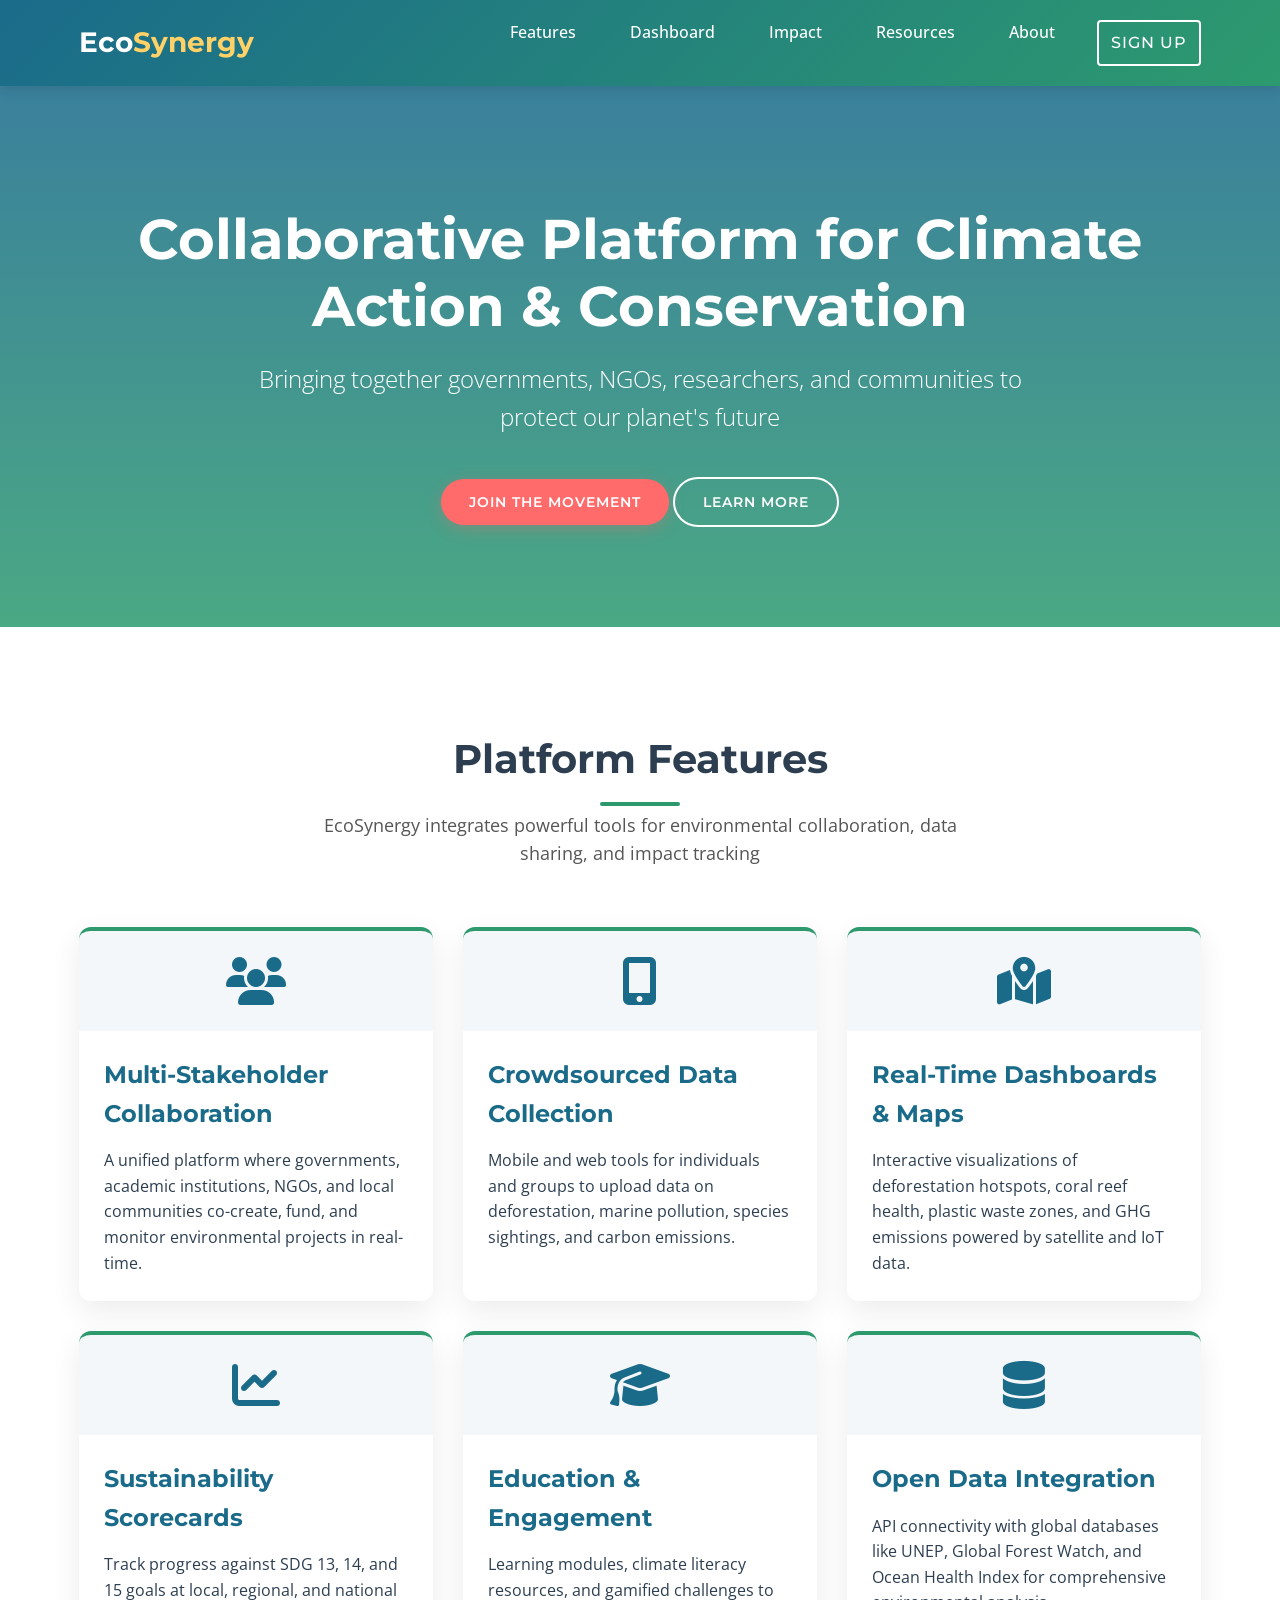
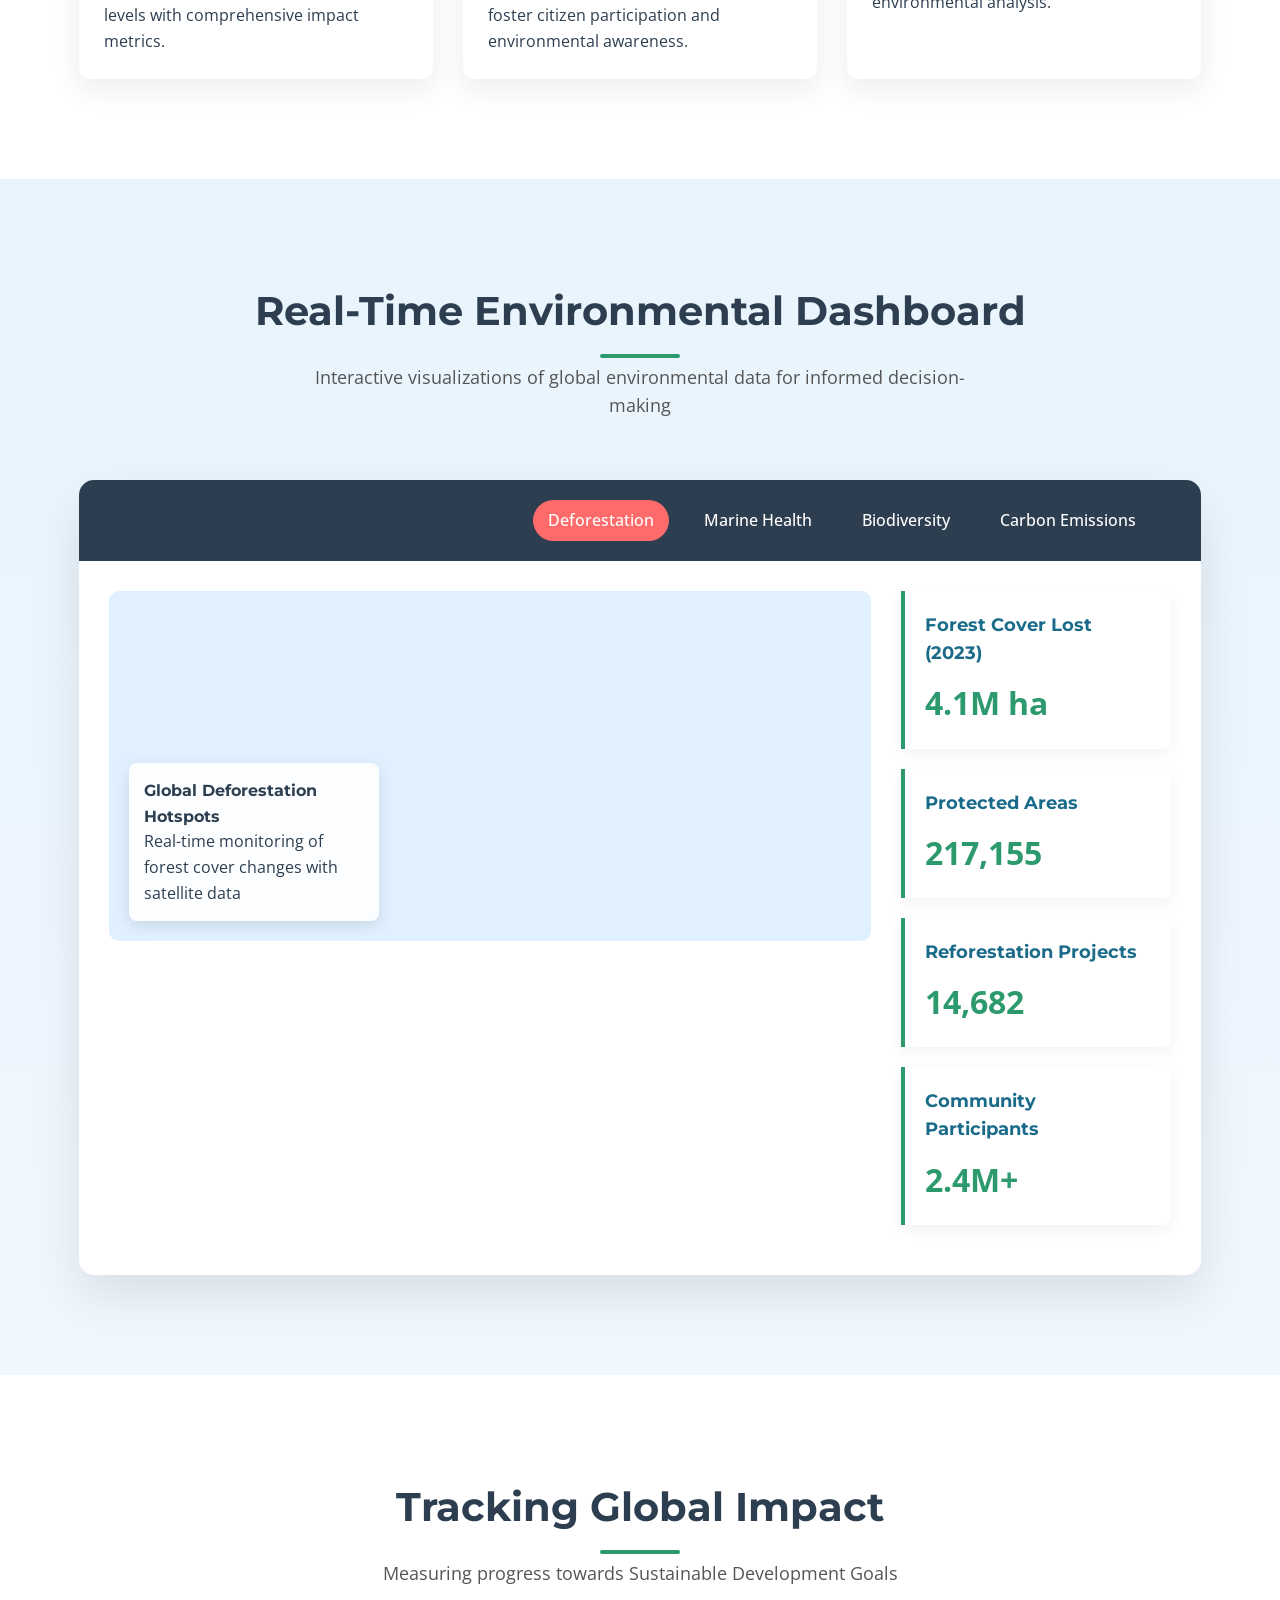
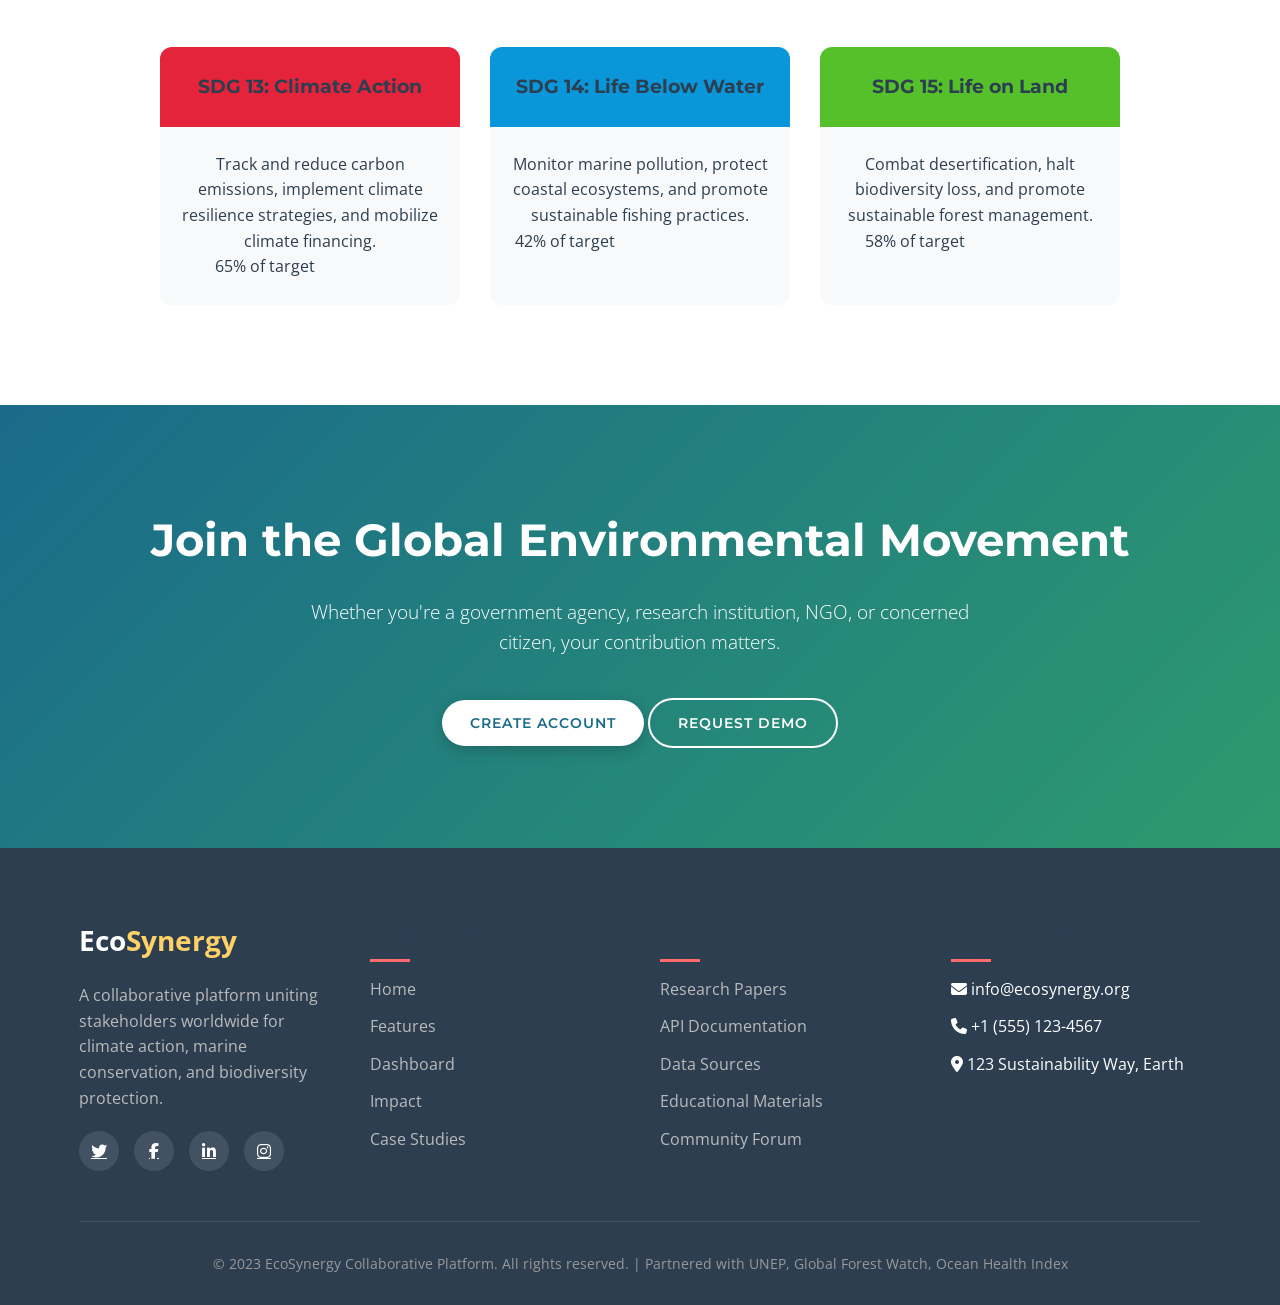
<file: project/index.html>
<!DOCTYPE html>
<html lang="en">
<head>
    <meta charset="UTF-8">
    <meta name="viewport" content="width=device-width, initial-scale=1.0">
    <title>EcoSynergy | Collaborative Platform for Climate Action</title>
    <link rel="stylesheet" href="https://cdnjs.cloudflare.com/ajax/libs/font-awesome/6.4.0/css/all.min.css">
    <link href="https://fonts.googleapis.com/css2?family=Montserrat:wght@400;500;600;700&family=Open+Sans:wght@300;400;600&display=swap" rel="stylesheet">
    <style>
        :root {
            --primary: #1a6b8a;
            --secondary: #2d9a6e;
            --accent: #ff6b6b;
            --dark: #2c3e50;
            --light: #f8f9fa;
            --ocean: #1a6b8a;
            --forest: #27ae60;
            --earth: #d35400;
        }
        
        * {
            margin: 0;
            padding: 0;
            box-sizing: border-box;
        }
        
        body {
            font-family: 'Open Sans', sans-serif;
            color: var(--dark);
            background-color: #f0f7ff;
            line-height: 1.6;
        }
        
        h1, h2, h3, h4, h5 {
            font-family: 'Montserrat', sans-serif;
            font-weight: 700;
            color: var(--dark);
        }
        
        .container {
            width: 90%;
            max-width: 1200px;
            margin: 0 auto;
            padding: 0 15px;
        }
        
        /* Header & Navigation */
        header {
            background: linear-gradient(135deg, var(--primary) 0%, var(--secondary) 100%);
            padding: 20px 0;
            position: sticky;
            top: 0;
            z-index: 1000;
            box-shadow: 0 4px 12px rgba(0, 0, 0, 0.1);
        }
        
        .navbar {
            display: flex;
            justify-content: space-between;
            align-items: center;
        }
        
        .logo {
            display: flex;
            align-items: center;
        }
        
        .logo img {
            height: 50px;
            margin-right: 15px;
        }
        
        .logo-text {
            font-size: 28px;
            font-weight: 700;
            color: white;
            font-family: 'Montserrat', sans-serif;
        }
        
        .logo-text span {
            color: #ffd166;
        }
        
        .nav-links {
            display: flex;
            list-style: none;
        }
        
        .nav-links li {
            margin-left: 30px;
        }
        
        .nav-links a {
            color: white;
            text-decoration: none;
            font-weight: 500;
            font-size: 16px;
            transition: all 0.3s ease;
            padding: 8px 12px;
            border-radius: 4px;
        }
        
        .nav-links a:hover {
            background: rgba(255, 255, 255, 0.15);
        }
        
        .btn {
            display: inline-block;
            background: var(--accent);
            color: white;
            padding: 12px 28px;
            border-radius: 30px;
            text-decoration: none;
            font-weight: 600;
            transition: all 0.3s ease;
            border: none;
            cursor: pointer;
            font-family: 'Montserrat', sans-serif;
            text-transform: uppercase;
            letter-spacing: 1px;
            font-size: 14px;
            box-shadow: 0 4px 15px rgba(255, 107, 107, 0.3);
        }
        
        .btn:hover {
            transform: translateY(-3px);
            box-shadow: 0 6px 20px rgba(255, 107, 107, 0.4);
        }
        
        .btn-outline {
            background: transparent;
            border: 2px solid white;
            box-shadow: none;
        }
        
        .btn-outline:hover {
            background: white;
            color: var(--primary);
        }
        
        /* Hero Section */
        .hero {
            background: linear-gradient(rgba(26, 107, 138, 0.85), rgba(45, 154, 110, 0.85)), url('https://images.unsplash.com/photo-1469474968028-56623f02e42e?ixlib=rb-4.0.3') center/cover no-repeat;
            color: white;
            padding: 120px 0 100px;
            text-align: center;
        }
        
        .hero h1 {
            font-size: 3.5rem;
            margin-bottom: 20px;
            color: white;
            line-height: 1.2;
        }
        
        .hero p {
            font-size: 1.5rem;
            max-width: 800px;
            margin: 0 auto 40px;
            font-weight: 300;
        }
        
        /* Features Section */
        .features {
            padding: 100px 0;
            background: white;
        }
        
        .section-title {
            text-align: center;
            margin-bottom: 60px;
        }
        
        .section-title h2 {
            font-size: 2.5rem;
            position: relative;
            display: inline-block;
            margin-bottom: 20px;
        }
        
        .section-title h2:after {
            content: '';
            position: absolute;
            width: 80px;
            height: 4px;
            background: var(--secondary);
            bottom: -15px;
            left: 50%;
            transform: translateX(-50%);
            border-radius: 2px;
        }
        
        .section-title p {
            max-width: 700px;
            margin: 0 auto;
            font-size: 1.1rem;
            color: #555;
        }
        
        .features-grid {
            display: grid;
            grid-template-columns: repeat(auto-fit, minmax(300px, 1fr));
            gap: 30px;
            margin-top: 50px;
        }
        
        .feature-card {
            background: white;
            border-radius: 12px;
            overflow: hidden;
            box-shadow: 0 10px 30px rgba(0, 0, 0, 0.08);
            transition: all 0.3s ease;
            border-top: 4px solid var(--secondary);
        }
        
        .feature-card:hover {
            transform: translateY(-10px);
            box-shadow: 0 15px 40px rgba(0, 0, 0, 0.12);
        }
        
        .feature-icon {
            height: 100px;
            display: flex;
            align-items: center;
            justify-content: center;
            font-size: 48px;
            color: var(--primary);
            background: rgba(26, 107, 138, 0.05);
        }
        
        .feature-content {
            padding: 25px;
        }
        
        .feature-content h3 {
            font-size: 1.5rem;
            margin-bottom: 15px;
            color: var(--primary);
        }
        
        /* Dashboard Preview */
        .dashboard {
            padding: 100px 0;
            background: linear-gradient(to bottom, #e8f4fc, #f0f7ff);
        }
        
        .dashboard-container {
            background: white;
            border-radius: 15px;
            box-shadow: 0 20px 50px rgba(0, 0, 0, 0.1);
            overflow: hidden;
        }
        
        .dashboard-header {
            background: var(--dark);
            color: white;
            padding: 20px 30px;
            display: flex;
            justify-content: space-between;
            align-items: center;
        }
        
        .dashboard-tabs {
            display: flex;
            list-style: none;
        }
        
        .dashboard-tabs li {
            margin-right: 20px;
            padding: 8px 15px;
            border-radius: 30px;
            cursor: pointer;
            font-weight: 500;
            transition: all 0.3s ease;
        }
        
        .dashboard-tabs li.active {
            background: var(--accent);
        }
        
        .dashboard-content {
            padding: 30px;
            min-height: 400px;
            display: flex;
            flex-wrap: wrap;
        }
        
        .map-container {
            flex: 1;
            min-width: 300px;
            height: 350px;
            background: #e0f0ff;
            border-radius: 10px;
            position: relative;
            overflow: hidden;
        }
        
        .map-overlay {
            position: absolute;
            bottom: 20px;
            left: 20px;
            background: rgba(255, 255, 255, 0.9);
            padding: 15px;
            border-radius: 8px;
            width: 250px;
            box-shadow: 0 5px 15px rgba(0, 0, 0, 0.1);
        }
        
        .stats-container {
            width: 300px;
            padding-left: 30px;
        }
        
        .stat-card {
            background: white;
            border-left: 4px solid var(--secondary);
            padding: 20px;
            margin-bottom: 20px;
            border-radius: 0 8px 8px 0;
            box-shadow: 0 5px 15px rgba(0, 0, 0, 0.05);
        }
        
        .stat-card h4 {
            font-size: 1.1rem;
            margin-bottom: 10px;
            color: var(--primary);
        }
        
        .stat-value {
            font-size: 2rem;
            font-weight: 700;
            color: var(--secondary);
        }
        
        /* Impact Section */
        .impact {
            padding: 100px 0;
            background: white;
        }
        
        .sdg-cards {
            display: flex;
            justify-content: center;
            flex-wrap: wrap;
            gap: 30px;
            margin-top: 50px;
        }
        
        .sdg-card {
            width: 300px;
            background: #f8f9fa;
            border-radius: 12px;
            overflow: hidden;
            text-align: center;
            transition: all 0.3s ease;
        }
        
        .sdg-card:hover {
            transform: scale(1.05);
        }
        
        .sdg-header {
            padding: 25px 20px;
            color: white;
            font-weight: 700;
        }
        
        .sdg-13 .sdg-header { background: #e5243b; }
        .sdg-14 .sdg-header { background: #0a97d9; }
        .sdg-15 .sdg-header { background: #56c02b; }
        
        .sdg-body {
            padding: 25px 20px;
        }
        
        .sdg-body h3 {
            margin-bottom: 15px;
            color: var(--dark);
        }
        
        /* CTA Section */
        .cta {
            padding: 100px 0;
            background: linear-gradient(135deg, var(--primary) 0%, var(--secondary) 100%);
            color: white;
            text-align: center;
        }
        
        .cta h2 {
            font-size: 2.8rem;
            margin-bottom: 20px;
            color: white;
        }
        
        .cta p {
            font-size: 1.2rem;
            max-width: 700px;
            margin: 0 auto 40px;
            font-weight: 300;
        }
        
        .btn-light {
            background: white;
            color: var(--primary);
            box-shadow: 0 4px 15px rgba(0, 0, 0, 0.2);
        }
        
        .btn-light:hover {
            box-shadow: 0 6px 20px rgba(0, 0, 0, 0.25);
        }
        
        /* Footer */
        footer {
            background: var(--dark);
            color: white;
            padding: 70px 0 30px;
        }
        
        .footer-content {
            display: grid;
            grid-template-columns: repeat(auto-fit, minmax(250px, 1fr));
            gap: 40px;
            margin-bottom: 50px;
        }
        
        .footer-logo {
            font-size: 28px;
            font-weight: 700;
            margin-bottom: 20px;
            color: white;
        }
        
        .footer-logo span {
            color: #ffd166;
        }
        
        .footer-about p {
            margin-bottom: 20px;
            color: #bbb;
        }
        
        .social-links {
            display: flex;
            gap: 15px;
        }
        
        .social-links a {
            display: flex;
            align-items: center;
            justify-content: center;
            width: 40px;
            height: 40px;
            background: rgba(255, 255, 255, 0.1);
            border-radius: 50%;
            color: white;
            transition: all 0.3s ease;
        }
        
        .social-links a:hover {
            background: var(--accent);
            transform: translateY(-3px);
        }
        
        .footer-heading {
            font-size: 1.3rem;
            margin-bottom: 25px;
            position: relative;
        }
        
        .footer-heading:after {
            content: '';
            position: absolute;
            width: 40px;
            height: 3px;
            background: var(--accent);
            bottom: -10px;
            left: 0;
        }
        
        .footer-links {
            list-style: none;
        }
        
        .footer-links li {
            margin-bottom: 12px;
        }
        
        .footer-links a {
            color: #bbb;
            text-decoration: none;
            transition: all 0.3s ease;
        }
        
        .footer-links a:hover {
            color: var(--accent);
            padding-left: 5px;
        }
        
        .footer-bottom {
            text-align: center;
            padding-top: 30px;
            border-top: 1px solid rgba(255, 255, 255, 0.1);
            color: #999;
            font-size: 0.9rem;
        }
        
        /* Responsive Design */
        @media (max-width: 992px) {
            .hero h1 {
                font-size: 2.8rem;
            }
            
            .dashboard-content {
                flex-direction: column;
            }
            
            .stats-container {
                width: 100%;
                padding-left: 0;
                margin-top: 30px;
                display: flex;
                flex-wrap: wrap;
                gap: 20px;
            }
            
            .stat-card {
                flex: 1;
                min-width: 200px;
            }
        }
        
        @media (max-width: 768px) {
            .nav-links {
                display: none;
            }
            
            .hero h1 {
                font-size: 2.3rem;
            }
            
            .hero p {
                font-size: 1.2rem;
            }
            
            .section-title h2 {
                font-size: 2rem;
            }
            
            .feature-card {
                min-width: 100%;
            }
        }
    </style>
</head>
<body>
    <!-- Header -->
    <header>
        <div class="container">
            <nav class="navbar">
                <div class="logo">
                    <div class="logo-text">Eco<span>Synergy</span></div>
                </div>
                <ul class="nav-links">
                    <li><a href="#features">Features</a></li>
                    <li><a href="#dashboard">Dashboard</a></li>
                    <li><a href="#impact">Impact</a></li>
                    <li><a href="#resources">Resources</a></li>
                    <li><a href="#about">About</a></li>
                    <li><a href="#" class="btn btn-outline">Sign Up</a></li>
                </ul>
            </nav>
        </div>
    </header>

    <!-- Hero Section -->
    <section class="hero">
        <div class="container">
            <h1>Collaborative Platform for Climate Action & Conservation</h1>
            <p>Bringing together governments, NGOs, researchers, and communities to protect our planet's future</p>
            <div class="hero-btns">
                <a href="#" class="btn">Join the Movement</a>
                <a href="#features" class="btn btn-outline">Learn More</a>
            </div>
        </div>
    </section>

    <!-- Features Section -->
    <section id="features" class="features">
        <div class="container">
            <div class="section-title">
                <h2>Platform Features</h2>
                <p>EcoSynergy integrates powerful tools for environmental collaboration, data sharing, and impact tracking</p>
            </div>
            
            <div class="features-grid">
                <div class="feature-card">
                    <div class="feature-icon">
                        <i class="fas fa-users"></i>
                    </div>
                    <div class="feature-content">
                        <h3>Multi-Stakeholder Collaboration</h3>
                        <p>A unified platform where governments, academic institutions, NGOs, and local communities co-create, fund, and monitor environmental projects in real-time.</p>
                    </div>
                </div>
                
                <div class="feature-card">
                    <div class="feature-icon">
                        <i class="fas fa-mobile-alt"></i>
                    </div>
                    <div class="feature-content">
                        <h3>Crowdsourced Data Collection</h3>
                        <p>Mobile and web tools for individuals and groups to upload data on deforestation, marine pollution, species sightings, and carbon emissions.</p>
                    </div>
                </div>
                
                <div class="feature-card">
                    <div class="feature-icon">
                        <i class="fas fa-map-marked-alt"></i>
                    </div>
                    <div class="feature-content">
                        <h3>Real-Time Dashboards & Maps</h3>
                        <p>Interactive visualizations of deforestation hotspots, coral reef health, plastic waste zones, and GHG emissions powered by satellite and IoT data.</p>
                    </div>
                </div>
                
                <div class="feature-card">
                    <div class="feature-icon">
                        <i class="fas fa-chart-line"></i>
                    </div>
                    <div class="feature-content">
                        <h3>Sustainability Scorecards</h3>
                        <p>Track progress against SDG 13, 14, and 15 goals at local, regional, and national levels with comprehensive impact metrics.</p>
                    </div>
                </div>
                
                <div class="feature-card">
                    <div class="feature-icon">
                        <i class="fas fa-graduation-cap"></i>
                    </div>
                    <div class="feature-content">
                        <h3>Education & Engagement</h3>
                        <p>Learning modules, climate literacy resources, and gamified challenges to foster citizen participation and environmental awareness.</p>
                    </div>
                </div>
                
                <div class="feature-card">
                    <div class="feature-icon">
                        <i class="fas fa-database"></i>
                    </div>
                    <div class="feature-content">
                        <h3>Open Data Integration</h3>
                        <p>API connectivity with global databases like UNEP, Global Forest Watch, and Ocean Health Index for comprehensive environmental analysis.</p>
                    </div>
                </div>
            </div>
        </div>
    </section>

    <!-- Dashboard Preview -->
    <section id="dashboard" class="dashboard">
        <div class="container">
            <div class="section-title">
                <h2>Real-Time Environmental Dashboard</h2>
                <p>Interactive visualizations of global environmental data for informed decision-making</p>
            </div>
            
            <div class="dashboard-container">
                <div class="dashboard-header">
                    <h3>Global Environmental Monitoring</h3>
                    <ul class="dashboard-tabs">
                        <li class="active">Deforestation</li>
                        <li>Marine Health</li>
                        <li>Biodiversity</li>
                        <li>Carbon Emissions</li>
                    </ul>
                </div>
                
                <div class="dashboard-content">
                    <div class="map-container">
                        <div class="map-overlay">
                            <h4>Global Deforestation Hotspots</h4>
                            <p>Real-time monitoring of forest cover changes with satellite data</p>
                        </div>
                    </div>
                    
                    <div class="stats-container">
                        <div class="stat-card">
                            <h4>Forest Cover Lost (2023)</h4>
                            <div class="stat-value">4.1M ha</div>
                        </div>
                        
                        <div class="stat-card">
                            <h4>Protected Areas</h4>
                            <div class="stat-value">217,155</div>
                        </div>
                        
                        <div class="stat-card">
                            <h4>Reforestation Projects</h4>
                            <div class="stat-value">14,682</div>
                        </div>
                        
                        <div class="stat-card">
                            <h4>Community Participants</h4>
                            <div class="stat-value">2.4M+</div>
                        </div>
                    </div>
                </div>
            </div>
        </div>
    </section>

    <!-- Impact Section -->
    <section id="impact" class="impact">
        <div class="container">
            <div class="section-title">
                <h2>Tracking Global Impact</h2>
                <p>Measuring progress towards Sustainable Development Goals</p>
            </div>
            
            <div class="sdg-cards">
                <div class="sdg-card sdg-13">
                    <div class="sdg-header">
                        <h3>SDG 13: Climate Action</h3>
                    </div>
                    <div class="sdg-body">
                        <p>Track and reduce carbon emissions, implement climate resilience strategies, and mobilize climate financing.</p>
                        <div class="progress">
                            <div class="progress-bar" style="width: 65%;">65% of target</div>
                        </div>
                    </div>
                </div>
                
                <div class="sdg-card sdg-14">
                    <div class="sdg-header">
                        <h3>SDG 14: Life Below Water</h3>
                    </div>
                    <div class="sdg-body">
                        <p>Monitor marine pollution, protect coastal ecosystems, and promote sustainable fishing practices.</p>
                        <div class="progress">
                            <div class="progress-bar" style="width: 42%;">42% of target</div>
                        </div>
                    </div>
                </div>
                
                <div class="sdg-card sdg-15">
                    <div class="sdg-header">
                        <h3>SDG 15: Life on Land</h3>
                    </div>
                    <div class="sdg-body">
                        <p>Combat desertification, halt biodiversity loss, and promote sustainable forest management.</p>
                        <div class="progress">
                            <div class="progress-bar" style="width: 58%;">58% of target</div>
                        </div>
                    </div>
                </div>
            </div>
        </div>
    </section>

    <!-- CTA Section -->
    <section class="cta">
        <div class="container">
            <h2>Join the Global Environmental Movement</h2>
            <p>Whether you're a government agency, research institution, NGO, or concerned citizen, your contribution matters.</p>
            <a href="#" class="btn btn-light">Create Account</a>
            <a href="#" class="btn btn-outline">Request Demo</a>
        </div>
    </section>

    <!-- Footer -->
    <footer>
        <div class="container">
            <div class="footer-content">
                <div class="footer-about">
                    <div class="footer-logo">Eco<span>Synergy</span></div>
                    <p>A collaborative platform uniting stakeholders worldwide for climate action, marine conservation, and biodiversity protection.</p>
                    <div class="social-links">
                        <a href="#"><i class="fab fa-twitter"></i></a>
                        <a href="#"><i class="fab fa-facebook-f"></i></a>
                        <a href="#"><i class="fab fa-linkedin-in"></i></a>
                        <a href="#"><i class="fab fa-instagram"></i></a>
                    </div>
                </div>
                
                <div class="footer-links-container">
                    <h4 class="footer-heading">Quick Links</h4>
                    <ul class="footer-links">
                        <li><a href="#">Home</a></li>
                        <li><a href="#features">Features</a></li>
                        <li><a href="#dashboard">Dashboard</a></li>
                        <li><a href="#impact">Impact</a></li>
                        <li><a href="#">Case Studies</a></li>
                    </ul>
                </div>
                
                <div class="footer-links-container">
                    <h4 class="footer-heading">Resources</h4>
                    <ul class="footer-links">
                        <li><a href="#">Research Papers</a></li>
                        <li><a href="#">API Documentation</a></li>
                        <li><a href="#">Data Sources</a></li>
                        <li><a href="#">Educational Materials</a></li>
                        <li><a href="#">Community Forum</a></li>
                    </ul>
                </div>
                
                <div class="footer-links-container">
                    <h4 class="footer-heading">Contact Us</h4>
                    <ul class="footer-links">
                        <li><i class="fas fa-envelope"></i> info@ecosynergy.org</li>
                        <li><i class="fas fa-phone"></i> +1 (555) 123-4567</li>
                        <li><i class="fas fa-map-marker-alt"></i> 123 Sustainability Way, Earth</li>
                    </ul>
                </div>
            </div>
            
            <div class="footer-bottom">
                <p>&copy; 2023 EcoSynergy Collaborative Platform. All rights reserved. | Partnered with UNEP, Global Forest Watch, Ocean Health Index</p>
            </div>
        </div>
    </footer>

    <script>
        // Simple interactive elements for demonstration
        document.addEventListener('DOMContentLoaded', function() {
            // Dashboard tab switching
            const tabs = document.querySelectorAll('.dashboard-tabs li');
            tabs.forEach(tab => {
                tab.addEventListener('click', function() {
                    tabs.forEach(t => t.classList.remove('active'));
                    this.classList.add('active');
                });
            });
            
            // Animate progress bars when they come into view
            const progressBars = document.querySelectorAll('.progress-bar');
            const observer = new IntersectionObserver((entries) => {
                entries.forEach(entry => {
                    if (entry.isIntersecting) {
                        entry.target.style.width = entry.target.style.width;
                    }
                });
            }, { threshold: 0.5 });
            
            progressBars.forEach(bar => {
                observer.observe(bar);
            });
            
            // Smooth scrolling for navigation
            document.querySelectorAll('a[href^="#"]').forEach(anchor => {
                anchor.addEventListener('click', function (e) {
                    e.preventDefault();
                    document.querySelector(this.getAttribute('href')).scrollIntoView({
                        behavior: 'smooth'
                    });
                });
            });
        });
    </script>
</body>
</html>
</file>
